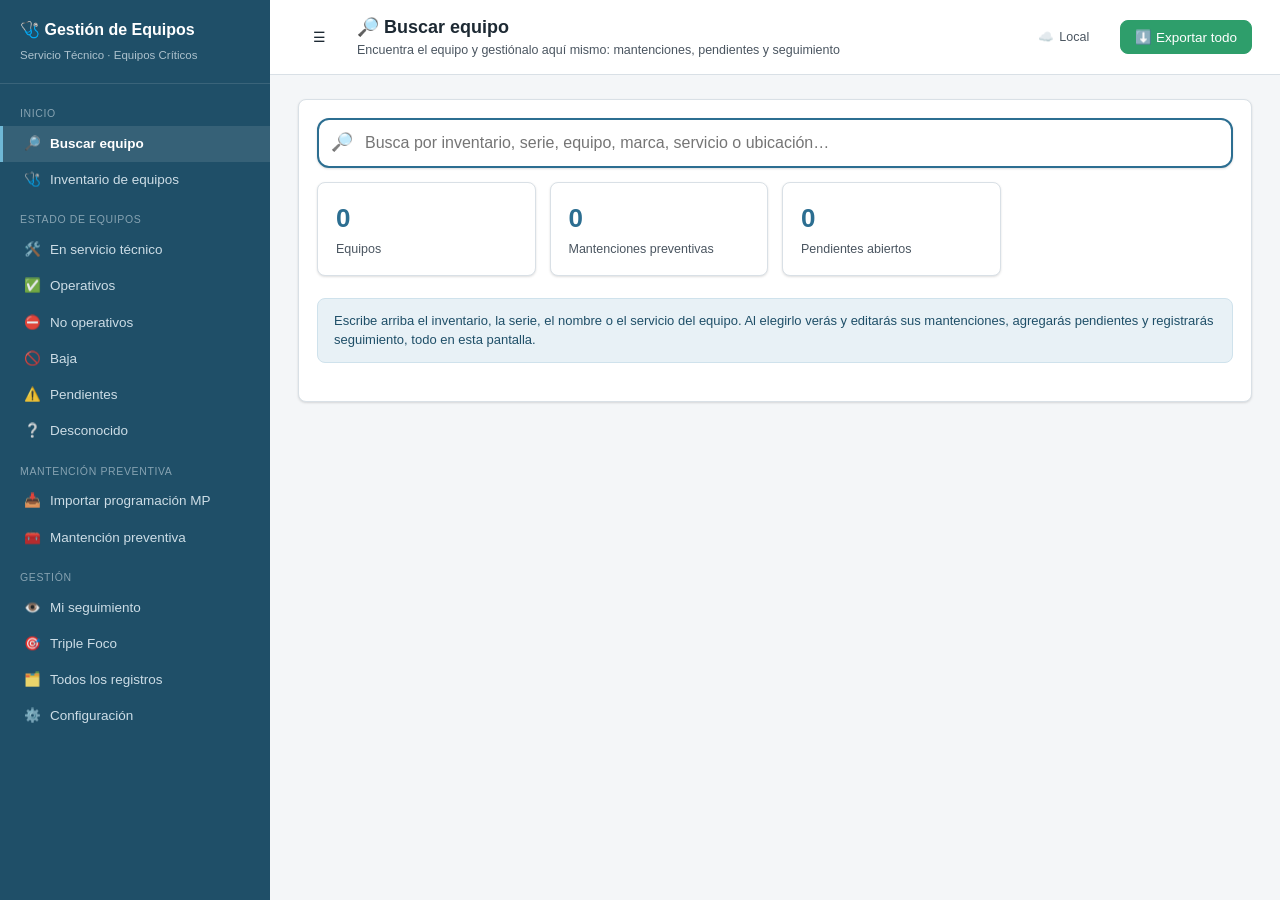
<file: index.html>
<!DOCTYPE html>
<html lang="es">
<head>
  <meta charset="UTF-8" />
  <meta name="viewport" content="width=device-width, initial-scale=1.0" />
  <title>Gestión de Equipos en Servicio Técnico</title>
  <meta name="description" content="Registro por etapas del proceso de gestión de equipos en servicio técnico, con persistencia local y exportación a Excel." />
  <meta name="theme-color" content="#1f4f68" />
  <link rel="stylesheet" href="styles.css" />
  <link rel="icon" href="data:image/svg+xml,<svg xmlns='http://www.w3.org/2000/svg' viewBox='0 0 100 100'><text y='.9em' font-size='90'>🩺</text></svg>" />
</head>
<body>
  <a class="skip-link" href="#content">Saltar al contenido</a>
  <div class="app">
    <aside class="sidebar" id="sidebar" aria-label="Menú de navegación">
      <div class="brand">
        <h1>🩺 Gestión de Equipos</h1>
        <span>Servicio Técnico · Equipos Críticos</span>
      </div>
      <nav class="nav" id="nav" aria-label="Secciones de la aplicación"></nav>
    </aside>

    <div class="backdrop" id="backdrop"></div>

    <div class="main">
      <header class="topbar">
        <button class="btn btn-ghost menu-toggle" id="menuToggle" title="Menú" aria-label="Abrir o cerrar el menú" aria-controls="sidebar" aria-expanded="false">☰</button>
        <div>
          <h2 id="viewTitle">Resumen</h2>
          <div class="sub" id="viewSub"></div>
        </div>
        <div class="spacer"></div>
        <button class="btn btn-ghost gs-chip" id="gsChip" title="Sincronización con Google Sheets (Configuración)" aria-label="Estado de Google Sheets">☁️ <span id="gsChipText">Local</span></button>
        <button class="btn btn-success" id="btnExport" title="Exportar todos los registros a Excel">⬇️ Exportar a Excel</button>
      </header>
      <main class="content" id="content" tabindex="-1"></main>
    </div>
  </div>

  <datalist id="dl-empresas"></datalist>
  <datalist id="dl-folios"></datalist>
  <div class="toast-wrap" id="toasts" role="status" aria-live="polite" aria-atomic="false"></div>
  <noscript>
    <p style="padding:24px;font-family:sans-serif">Esta aplicación necesita JavaScript habilitado para funcionar.</p>
  </noscript>

  <script src="equipos.js"></script>
  <script src="vendor-xlsx.js"></script>
  <script src="eventos_mp.js"></script>
  <script src="xlsx.js"></script>
  <script src="lib-lzstring.js"></script>
  <script src="app.js"></script>
</body>
</html>
</file>
<file: styles.css>
:root {
  --azul: #2c6e91;
  --azul-osc: #1f4f68;
  --azul-claro: #e8f1f6;
  --gris-bg: #f4f6f8;
  --gris-borde: #d9e0e6;
  --gris-texto: #4a5560;
  --texto: #1d2933;
  --verde: #2e9e6b;
  --rojo: #c0392b;
  --ambar: #d98c1f;
  --sombra: 0 1px 3px rgba(0,0,0,.08), 0 1px 2px rgba(0,0,0,.06);
  --radio: 8px;
}

* { box-sizing: border-box; }

body {
  margin: 0;
  font-family: "Segoe UI", Roboto, Helvetica, Arial, sans-serif;
  background: var(--gris-bg);
  color: var(--texto);
  font-size: 14px;
  line-height: 1.5;
}

/* ---------- Layout ---------- */
.app { display: flex; min-height: 100vh; }

.sidebar {
  width: 270px;
  background: var(--azul-osc);
  color: #dce8ef;
  flex-shrink: 0;
  display: flex;
  flex-direction: column;
  position: sticky;
  top: 0;
  height: 100vh;
  overflow-y: auto;
  transition: width .18s ease;
}
.sidebar .brand {
  padding: 18px 20px;
  border-bottom: 1px solid rgba(255,255,255,.12);
}
.sidebar .brand h1 { font-size: 16px; margin: 0 0 2px; color: #fff; }
.sidebar .brand span { font-size: 11.5px; opacity: .75; }

.nav { padding: 8px 0; flex: 1; }
.nav .group-label {
  font-size: 10.5px;
  text-transform: uppercase;
  letter-spacing: .06em;
  opacity: .55;
  padding: 14px 20px 4px;
}
.nav a {
  display: flex;
  align-items: center;
  gap: 9px;
  padding: 8px 20px;
  color: #cddde6;
  text-decoration: none;
  cursor: pointer;
  font-size: 13.5px;
  border-left: 3px solid transparent;
}
.nav a:hover { background: rgba(255,255,255,.06); color: #fff; }
.nav a.active {
  background: rgba(255,255,255,.1);
  color: #fff;
  border-left-color: #6fb8d6;
  font-weight: 600;
}
.nav a .ico { width: 18px; text-align: center; opacity: .9; }
.nav a .badge {
  margin-left: auto;
  background: rgba(255,255,255,.16);
  border-radius: 10px;
  padding: 0 7px;
  font-size: 11px;
  min-width: 20px;
  text-align: center;
}

.main { flex: 1; min-width: 0; display: flex; flex-direction: column; }
.topbar {
  background: #fff;
  border-bottom: 1px solid var(--gris-borde);
  padding: 14px 28px;
  display: flex;
  align-items: center;
  gap: 16px;
  position: sticky;
  top: 0;
  z-index: 20;
}
.topbar h2 { margin: 0; font-size: 18px; }
.topbar .sub { color: var(--gris-texto); font-size: 12.5px; }
.topbar .spacer { flex: 1; }

.content { padding: 24px 28px 60px; max-width: none; width: 100%; }

/* ---------- Botones ---------- */
.btn {
  display: inline-flex;
  align-items: center;
  gap: 7px;
  border: 1px solid var(--gris-borde);
  background: #fff;
  color: var(--texto);
  padding: 8px 14px;
  border-radius: var(--radio);
  cursor: pointer;
  font-size: 13.5px;
  font-family: inherit;
  transition: background .12s, border-color .12s;
}
.btn:hover { background: #f0f4f7; }
.btn-primary { background: var(--azul); border-color: var(--azul); color: #fff; }
.btn-primary:hover { background: var(--azul-osc); }
.btn-success { background: var(--verde); border-color: var(--verde); color: #fff; }
.btn-success:hover { filter: brightness(.94); }
.btn-ghost { background: transparent; border-color: transparent; }
.btn-sm { padding: 4px 9px; font-size: 12.5px; }
.btn-danger { color: var(--rojo); }
.btn-danger:hover { background: #fbeae7; }
.btn[disabled] { opacity: .5; cursor: not-allowed; }

/* ---------- Accesibilidad: foco visible por teclado ---------- */
:focus-visible {
  outline: 2px solid var(--azul);
  outline-offset: 2px;
  border-radius: 4px;
}
.nav a:focus-visible { outline: 2px solid #9fd0e6; outline-offset: -2px; }
/* Enlace para saltar al contenido (visible solo al enfocarlo con teclado) */
.skip-link {
  position: absolute;
  left: -9999px;
  top: 0;
  z-index: 1000;
  background: var(--azul-osc);
  color: #fff;
  padding: 10px 16px;
  border-radius: 0 0 8px 0;
  font-size: 13.5px;
}
.skip-link:focus { left: 0; }

/* ---------- Cards ---------- */
.card {
  background: #fff;
  border: 1px solid var(--gris-borde);
  border-radius: var(--radio);
  box-shadow: var(--sombra);
  margin-bottom: 22px;
}
.card-head {
  padding: 14px 18px;
  border-bottom: 1px solid var(--gris-borde);
  display: flex;
  align-items: center;
  gap: 10px;
}
.card-head h3 { margin: 0; font-size: 15px; }
.card-head .desc { color: var(--gris-texto); font-size: 12.5px; }
.card-body { padding: 18px; }

/* ---------- Formularios ---------- */
.form-grid {
  display: grid;
  grid-template-columns: repeat(auto-fill, minmax(240px, 1fr));
  gap: 14px 18px;
}
.field { display: flex; flex-direction: column; gap: 5px; }
.field.col-2 { grid-column: span 2; }
.field.col-full { grid-column: 1 / -1; }
.field label { font-size: 12.5px; font-weight: 600; color: var(--gris-texto); }
.field label .req { color: var(--rojo); }
.field input, .field select, .field textarea {
  border: 1px solid var(--gris-borde);
  border-radius: 6px;
  padding: 8px 10px;
  font-size: 13.5px;
  font-family: inherit;
  background: #fff;
  color: var(--texto);
  width: 100%;
}
.field input:focus, .field select:focus, .field textarea:focus {
  outline: none;
  border-color: var(--azul);
  box-shadow: 0 0 0 3px rgba(44,110,145,.12);
}
.field textarea { resize: vertical; min-height: 62px; }
.field .hint { font-size: 11.5px; color: #8a96a0; }
.form-actions {
  margin-top: 18px;
  display: flex;
  gap: 10px;
  align-items: center;
}

/* ---------- Selector de equipo ---------- */
.equipo-pick { position: relative; }
.equipo-results {
  position: absolute;
  z-index: 40;
  top: 100%;
  left: 0; right: 0;
  background: #fff;
  border: 1px solid var(--gris-borde);
  border-radius: 0 0 6px 6px;
  box-shadow: var(--sombra);
  max-height: 280px;
  overflow-y: auto;
  display: none;
}
.equipo-results.show { display: block; }
.equipo-results .item {
  padding: 8px 11px;
  cursor: pointer;
  border-bottom: 1px solid #eef2f5;
  font-size: 13px;
}
.equipo-results .item:hover, .equipo-results .item.hl { background: var(--azul-claro); }
.equipo-results .item .t { font-weight: 600; }
.equipo-results .item .m { color: var(--gris-texto); font-size: 11.5px; }
.equipo-results .empty { padding: 10px 11px; color: #8a96a0; }
.equipo-chip {
  display: none;
  margin-top: 6px;
  background: var(--azul-claro);
  border: 1px solid #cfe2ec;
  border-radius: 6px;
  padding: 7px 10px;
  font-size: 12.5px;
}
.equipo-chip.show { display: block; }
.equipo-chip .x { float: right; cursor: pointer; color: var(--rojo); font-weight: 700; }

/* ---------- Tablas ---------- */
.tabla-wrap { overflow-x: auto; border: 1px solid var(--gris-borde); border-radius: var(--radio); background: #fff; }
table.data { width: 100%; border-collapse: collapse; font-size: 13px; }
table.data th, table.data td {
  padding: 9px 11px;
  text-align: left;
  border-bottom: 1px solid #eef2f5;
  vertical-align: top;
  overflow-wrap: break-word; /* parte solo palabras muy largas (p. ej. series) */
}
/* Columnas cortas que conviene no partir (fechas, estados, números). */
table.data td .pill, table.data td .age-pill, table.data td .tag-etapa { white-space: nowrap; }
table.data th {
  background: #f7fafb;
  font-size: 11.5px;
  text-transform: uppercase;
  letter-spacing: .03em;
  color: var(--gris-texto);
  position: sticky;
  top: 0;
  /* Los encabezados envuelven SOLO entre palabras, nunca a media palabra
     ("N° Inventario", "Registros"…). Evita el texto amontonado al ensanchar. */
  white-space: normal;
  word-break: normal;
  overflow-wrap: normal;
}
table.data tbody tr:hover { background: #fafcfd; }
table.data td.acciones { white-space: nowrap; }
.empty-state { padding: 34px; text-align: center; color: #8a96a0; }
.empty-state .big { font-size: 30px; margin-bottom: 8px; opacity: .5; }

/* ---------- Badges de estado ---------- */
.pill {
  display: inline-block;
  padding: 2px 9px;
  border-radius: 20px;
  font-size: 11.5px;
  font-weight: 600;
  white-space: nowrap;
}
.pill-via-a { background: #e6f0f7; color: #1f5a7d; }
.pill-via-b { background: #fff1dd; color: #9a6512; }
.pill-ok { background: #e3f5ec; color: #1f7a4d; }
.pill-no { background: #fbe7e4; color: #a12f20; }
.pill-st { background: #eae6f7; color: #56409a; }
.pill-gray { background: #eef1f3; color: #5a6570; }
.pill-baja { background: #2c3a45; color: #fff; }

/* ---------- Dashboard ---------- */
.stat-grid {
  display: grid;
  grid-template-columns: repeat(auto-fill, minmax(180px, 1fr));
  gap: 14px;
  margin-bottom: 22px;
}
.stat {
  background: #fff;
  border: 1px solid var(--gris-borde);
  border-radius: var(--radio);
  padding: 16px 18px;
  box-shadow: var(--sombra);
}
.stat .n { font-size: 26px; font-weight: 700; color: var(--azul); }
.stat .l { font-size: 12.5px; color: var(--gris-texto); margin-top: 2px; }
.stat.accent .n { color: var(--verde); }

.flow {
  display: flex;
  flex-wrap: wrap;
  gap: 10px;
  align-items: stretch;
}
.flow .step {
  flex: 1 1 150px;
  background: #fff;
  border: 1px solid var(--gris-borde);
  border-radius: var(--radio);
  padding: 12px 14px;
  box-shadow: var(--sombra);
  cursor: pointer;
}
.flow .step:hover { border-color: var(--azul); }
.flow .step .tag { font-size: 10.5px; text-transform: uppercase; letter-spacing: .05em; color: #98a4ae; }
.flow .step .name { font-weight: 600; margin: 3px 0; }
.flow .step .cnt { font-size: 13px; color: var(--azul); font-weight: 600; }

/* ---------- Toast ---------- */
.toast-wrap { position: fixed; bottom: 22px; right: 22px; z-index: 1000; display: flex; flex-direction: column; gap: 10px; }
.toast {
  background: #2c3a45;
  color: #fff;
  padding: 12px 16px;
  border-radius: 8px;
  box-shadow: 0 6px 20px rgba(0,0,0,.25);
  font-size: 13.5px;
  max-width: 340px;
  animation: slidein .2s ease;
}
.toast.ok { background: var(--verde); }
.toast.err { background: var(--rojo); }
.toast.warn { background: var(--ambar); }
@keyframes slidein { from { transform: translateY(12px); opacity: 0; } to { transform: translateY(0); opacity: 1; } }

/* ---------- Filtros ---------- */
.toolbar {
  display: flex;
  flex-wrap: wrap;
  gap: 10px;
  align-items: center;
  margin-bottom: 14px;
}
.toolbar input[type="search"], .toolbar select {
  border: 1px solid var(--gris-borde);
  border-radius: 6px;
  padding: 7px 10px;
  font-size: 13px;
  font-family: inherit;
}
.toolbar input[type="search"] { min-width: 240px; }
.toolbar .spacer { flex: 1; }
.count-note { font-size: 12.5px; color: var(--gris-texto); }

/* ---------- Chips de etapa ---------- */
.tag-etapa {
  display: inline-block;
  padding: 2px 8px;
  border-radius: 5px;
  font-size: 11px;
  font-weight: 600;
  background: var(--azul-claro);
  color: var(--azul-osc);
}
/* Tipo de mantención preventiva (X/R/RA/PM) */
.tipo-mp {
  display: inline-block;
  padding: 1px 6px;
  border-radius: 5px;
  font-size: 11px;
  font-weight: 700;
  background: #fff;
  color: var(--azul-osc);
  border: 1px solid var(--azul);
  white-space: nowrap;
}

/* ---------- Config ---------- */
.chips { display: flex; flex-wrap: wrap; gap: 8px; margin: 10px 0; }
.chip {
  background: #eef3f6;
  border: 1px solid var(--gris-borde);
  border-radius: 18px;
  padding: 5px 12px;
  font-size: 13px;
  display: flex;
  align-items: center;
  gap: 8px;
}
.chip .x { cursor: pointer; color: var(--rojo); font-weight: 700; }
.inline-add { display: flex; gap: 8px; margin-top: 8px; max-width: 420px; }
.inline-add input { flex: 1; }

.banner {
  background: var(--azul-claro);
  border: 1px solid #cfe2ec;
  border-radius: var(--radio);
  padding: 12px 16px;
  font-size: 13px;
  color: var(--azul-osc);
  margin-bottom: 20px;
}

@media (max-width: 820px) {
  .sidebar { position: fixed; left: -270px; transition: left .2s; z-index: 100; box-shadow: 0 0 30px rgba(0,0,0,.3); }
  .sidebar.open { left: 0; }
  .menu-toggle { display: inline-flex !important; }
  .field.col-2 { grid-column: 1 / -1; }
}
/* Plegado de la barra lateral en escritorio: libera ancho para las tablas. */
@media (min-width: 821px) {
  .app.nav-collapsed .sidebar { width: 0; min-width: 0; overflow: hidden; border-right: 0; }
}
.menu-toggle { display: inline-flex; }
.backdrop { display: none; position: fixed; inset: 0; background: rgba(0,0,0,.4); z-index: 90; }
.backdrop.show { display: block; }

/* ---------- Filas con clic (inventario) ---------- */
.row-click { cursor: pointer; }
.row-click:hover { background: #eef6fb !important; }

/* ---------- Modal (ficha de equipo) ---------- */
.modal-backdrop {
  position: fixed; inset: 0;
  background: rgba(20,30,40,.55);
  z-index: 200;
  display: flex;
  align-items: flex-start;
  justify-content: center;
  padding: 40px 16px;
  overflow-y: auto;
  animation: slidein .15s ease;
}
.modal {
  background: #fff;
  border-radius: 10px;
  max-width: 1600px;
  width: 100%;
  box-shadow: 0 24px 70px rgba(0,0,0,.35);
}
.modal-head {
  padding: 15px 20px;
  border-bottom: 1px solid var(--gris-borde);
  display: flex;
  align-items: center;
  gap: 12px;
  position: sticky;
  top: 0;
  background: #fff;
  border-radius: 10px 10px 0 0;
}
.modal-head h3 { margin: 0; font-size: 16px; flex: 1; }
.modal-head .close {
  cursor: pointer;
  font-size: 18px;
  line-height: 1;
  color: var(--gris-texto);
  background: none;
  border: none;
  padding: 4px 8px;
  border-radius: 6px;
}
.modal-head .close:hover { background: #f0f4f7; color: var(--rojo); }
.modal-body { padding: 18px 20px 22px; }
.ficha-grid {
  display: grid;
  grid-template-columns: repeat(auto-fill, minmax(170px, 1fr));
  gap: 10px 18px;
  background: var(--gris-bg);
  border: 1px solid var(--gris-borde);
  border-radius: var(--radio);
  padding: 14px 16px;
  margin-bottom: 18px;
}
.ficha-grid .it .k { font-size: 10.5px; color: var(--gris-texto); text-transform: uppercase; letter-spacing: .03em; }
.ficha-grid .it .v { font-weight: 600; font-size: 13.5px; }

/* ---------- Crear evento desde la ficha del equipo ---------- */
.crear-evento {
  display: flex;
  align-items: center;
  gap: 10px;
  flex-wrap: wrap;
  background: var(--azul-claro);
  border: 1px solid #cfe2ec;
  border-radius: var(--radio);
  padding: 10px 14px;
  margin-bottom: 16px;
}
.crear-evento .k { font-weight: 600; color: var(--azul-osc); font-size: 13px; }
.crear-evento select {
  border: 1px solid var(--gris-borde);
  border-radius: 6px;
  padding: 7px 10px;
  font-size: 13px;
  font-family: inherit;
  background: #fff;
}

/* ---------- Importar programación MP ---------- */
.dropzone {
  border: 2px dashed var(--gris-borde);
  border-radius: var(--radio);
  padding: 34px 20px;
  text-align: center;
  color: var(--gris-texto);
  cursor: pointer;
  background: #fafcfd;
  transition: border-color .12s, background .12s;
}
.dropzone:hover, .dropzone.hover { border-color: var(--azul); background: var(--azul-claro); color: var(--azul-osc); }
.dropzone .big { font-size: 34px; margin-bottom: 8px; }
.mp-status { margin-top: 12px; font-size: 13.5px; }

/* ---------- Gestión de eventos: tareas y actualizaciones ---------- */
.evento-resumen { display: flex; flex-wrap: wrap; gap: 10px; align-items: center; margin-bottom: 14px; }
.evento-desc { background: var(--gris-bg); border: 1px solid var(--gris-borde); border-radius: var(--radio); padding: 10px 12px; font-size: 13px; margin: 0 0 16px; white-space: pre-wrap; }
.sub-h { margin: 18px 0 8px; font-size: 13.5px; color: var(--azul-osc); border-bottom: 1px solid var(--gris-borde); padding-bottom: 4px; }
.muted-empty { color: #8a96a0; font-size: 13px; padding: 6px 2px; }

.tareas { display: flex; flex-direction: column; gap: 6px; }
.tarea { display: flex; align-items: center; gap: 9px; padding: 7px 10px; border: 1px solid var(--gris-borde); border-radius: 6px; background: #fff; }
.tarea input[type="checkbox"] { width: 17px; height: 17px; flex-shrink: 0; cursor: pointer; }
.tarea .t-txt { flex: 1; font-size: 13.5px; }
.tarea.done { background: #f3faf6; border-color: #cce9da; }
.tarea.done .t-txt { text-decoration: line-through; color: #8a96a0; }
.tarea .btn-danger { padding: 2px 7px; }

.timeline { display: flex; flex-direction: column; gap: 0; border-left: 2px solid var(--gris-borde); margin: 4px 0 4px 6px; padding-left: 14px; }
.tl-item { padding: 6px 0; position: relative; }
.tl-item::before { content: ''; position: absolute; left: -21px; top: 11px; width: 9px; height: 9px; border-radius: 50%; background: var(--azul); border: 2px solid #fff; }
.tl-meta { font-size: 11px; color: #8a96a0; }
.tl-txt { font-size: 13.5px; white-space: pre-wrap; }

select.mini { border: 1px solid var(--gris-borde); border-radius: 6px; padding: 4px 7px; font-size: 12.5px; font-family: inherit; background: #fff; }

/* ---------- Indicador de antigüedad (KPI de gestión) ---------- */
.age-pill { display: inline-block; padding: 2px 9px; border-radius: 20px; font-size: 11.5px; font-weight: 600; }
.age-ok { background: #e3f5ec; color: #1f7a4d; }
.age-warn { background: #fff1dd; color: #9a6512; }
.age-bad { background: #fbe7e4; color: #a12f20; }

/* ---------- Respeto a "reducir movimiento" ---------- */
@media (prefers-reduced-motion: reduce) {
  * { animation-duration: .001ms !important; transition-duration: .001ms !important; scroll-behavior: auto !important; }
}

/* ---------- Impresión de reportes / fichas ---------- */
@media print {
  .sidebar, .topbar, .toolbar, .form-actions, .crear-evento, .backdrop,
  .toast-wrap, .menu-toggle, td.acciones, th:last-child, .skip-link { display: none !important; }
  body { background: #fff; font-size: 11.5px; }
  .app, .main { display: block; }
  .content { padding: 0; max-width: none; }
  .card, .stat, .tabla-wrap { box-shadow: none; border-color: #bbb; break-inside: avoid; }
  .modal-backdrop { position: static; background: none; padding: 0; overflow: visible; }
  .modal { box-shadow: none; max-width: none; }
  table.data th { color: #000; }
  a[href]::after { content: ''; }
}

/* ---------- Triple Foco (Eisenhower + Ivy Lee + Cómete el Sapo) ---------- */
.foco-list { display: flex; flex-direction: column; gap: 6px; }
.foco-item {
  display: flex; align-items: center; gap: 10px;
  padding: 8px 10px; border: 1px solid var(--gris-borde); border-radius: 6px; background: #fff;
}
.foco-item.sapo { border-color: var(--verde); background: #f3faf6; }
.foco-num {
  width: 26px; height: 26px; flex-shrink: 0; border-radius: 50%;
  background: var(--azul); color: #fff; font-weight: 700; font-size: 12px;
  display: flex; align-items: center; justify-content: center;
}
.foco-item.sapo .foco-num { background: transparent; font-size: 18px; }
.foco-tx { flex: 1; min-width: 0; }
.foco-tx .d, .pend-chip .tx .d { font-weight: 600; overflow-wrap: anywhere; }

.eisen-grid { display: grid; grid-template-columns: 1fr 1fr; gap: 14px; }
@media (max-width: 720px) { .eisen-grid { grid-template-columns: 1fr; } }
.eisen-cell { border: 1px solid var(--gris-borde); border-radius: var(--radio); background: #fff; overflow: hidden; }
.eisen-cell .h {
  padding: 9px 12px; color: #fff; font-weight: 600; font-size: 13.5px;
  display: flex; align-items: center; justify-content: space-between;
}
.eisen-cell .h .n { background: rgba(255,255,255,.25); border-radius: 10px; padding: 0 8px; font-size: 12px; }
.eisen-cell.q-hacer .h { background: var(--rojo); }
.eisen-cell.q-planificar .h { background: var(--azul); }
.eisen-cell.q-delegar .h { background: var(--ambar); }
.eisen-cell.q-eliminar .h { background: #6b7780; }
.eisen-body { padding: 9px 10px; display: flex; flex-direction: column; gap: 6px; min-height: 46px; }
.eisen-body .sub { font-size: 11px; color: var(--gris-texto); margin-bottom: 2px; }

.pend-chip {
  display: flex; align-items: center; gap: 8px; flex-wrap: wrap;
  padding: 6px 8px; border: 1px solid var(--gris-borde); border-radius: 6px; background: var(--gris-bg); font-size: 12.5px;
}
.pend-chip .tx { flex: 1; min-width: 140px; }
.pend-chip select.mini { flex-shrink: 0; }

/* ---------- Modal de seguimiento ---------- */
.seg-modal { display: flex; flex-direction: column; gap: 10px; min-width: min(520px, 86vw); }
.seg-ta { width: 100%; resize: vertical; min-height: 76px; padding: 9px 11px; border: 1px solid var(--gris-borde); border-radius: 8px; font: inherit; }
.seg-chips { display: flex; flex-wrap: wrap; gap: 6px; }
.seg-chip { font-size: 12px; padding: 4px 9px; }
.seg-estado { display: flex; align-items: center; gap: 8px; font-size: 13px; }
.seg-estado label { color: var(--gris-texto); }

/* ---------- Buscar equipo + espacio de trabajo ---------- */
.buscar-bar { display: flex; align-items: center; gap: 8px; border: 2px solid var(--azul); border-radius: 12px; padding: 4px 12px; background: #fff; box-shadow: var(--sombra); }
.buscar-ico { font-size: 18px; opacity: .8; }
.buscar-input { flex: 1; border: 0; outline: none; font-size: 16px; padding: 10px 4px; background: transparent; }
.buscar-zona { margin-top: 14px; }
.eq-result-list { display: flex; flex-direction: column; gap: 6px; }
.eq-result {
  display: flex; align-items: center; gap: 12px; width: 100%; text-align: left; cursor: pointer;
  border: 1px solid var(--gris-borde); border-radius: 8px; background: #fff; padding: 9px 12px; font: inherit;
}
.eq-result:hover, .eq-result:focus-visible { border-color: var(--azul); background: var(--azul-claro); }
.eq-result .eq-main { flex: 1; min-width: 0; }
.eq-result .eq-t { font-weight: 600; font-size: 14px; overflow-wrap: anywhere; }
.eq-result .eq-s { font-size: 12px; color: var(--gris-texto); }
.eq-result .eq-meta { display: flex; align-items: center; gap: 6px; flex-shrink: 0; }
.eq-ws-head { display: flex; align-items: center; gap: 12px; flex-wrap: wrap; margin-bottom: 12px; }
.eq-ws-title { margin: 0; font-size: 17px; color: var(--azul-osc); flex: 1; min-width: 200px; }
.eq-ficha { margin-bottom: 12px; }
.eq-ficha summary { cursor: pointer; font-size: 13px; color: var(--azul); font-weight: 600; padding: 4px 0; }
.eq-ficha .ficha-grid { margin-top: 8px; }
.eq-actions { display: flex; flex-wrap: wrap; gap: 8px; align-items: center; padding: 10px 0; border-top: 1px solid var(--gris-borde); border-bottom: 1px solid var(--gris-borde); }
.eq-form-area:not(:empty) { margin: 12px 0; }
.eq-form-card { border: 1px solid var(--azul); }
.equipo-fijo { padding: 8px 10px; background: var(--azul-claro); border: 1px dashed var(--azul); border-radius: 8px; font-size: 13.5px; }
.equipo-fijo .ef-inv { font-weight: 700; color: var(--azul-osc); }
.equipo-fijo .ef-nom { color: var(--gris-texto); }

/* ---------- Chip de sincronización (Google Sheets) ---------- */
.gs-chip { font-size: 12.5px; gap: 5px; }
.gs-chip.gs-saving { color: var(--azul); }
.gs-chip.gs-ok { color: var(--verde); border-color: #bfe3cf; background: #f1faf5; }
.gs-chip.gs-err { color: var(--rojo); border-color: #f0c8c2; background: #fdf2f0; }
.gs-chip.gs-off { color: var(--gris-texto); }

/* ---------- Configuración: Google Sheets ---------- */
.gs-card .gs-row { display: flex; flex-wrap: wrap; gap: 10px; align-items: center; margin-bottom: 10px; }
.gs-card input[type=url] { flex: 1; min-width: 260px; border: 1px solid var(--gris-borde); border-radius: 6px; padding: 8px 10px; font: inherit; }
.gs-pasos { font-size: 13px; margin: 6px 0 0; padding-left: 18px; }
.gs-pasos li { margin: 4px 0; }
.gs-code { position: relative; }
.gs-code textarea { width: 100%; min-height: 150px; font-family: ui-monospace, Menlo, Consolas, monospace; font-size: 11.5px; border: 1px solid var(--gris-borde); border-radius: 8px; padding: 10px; white-space: pre; overflow: auto; }
</file>
